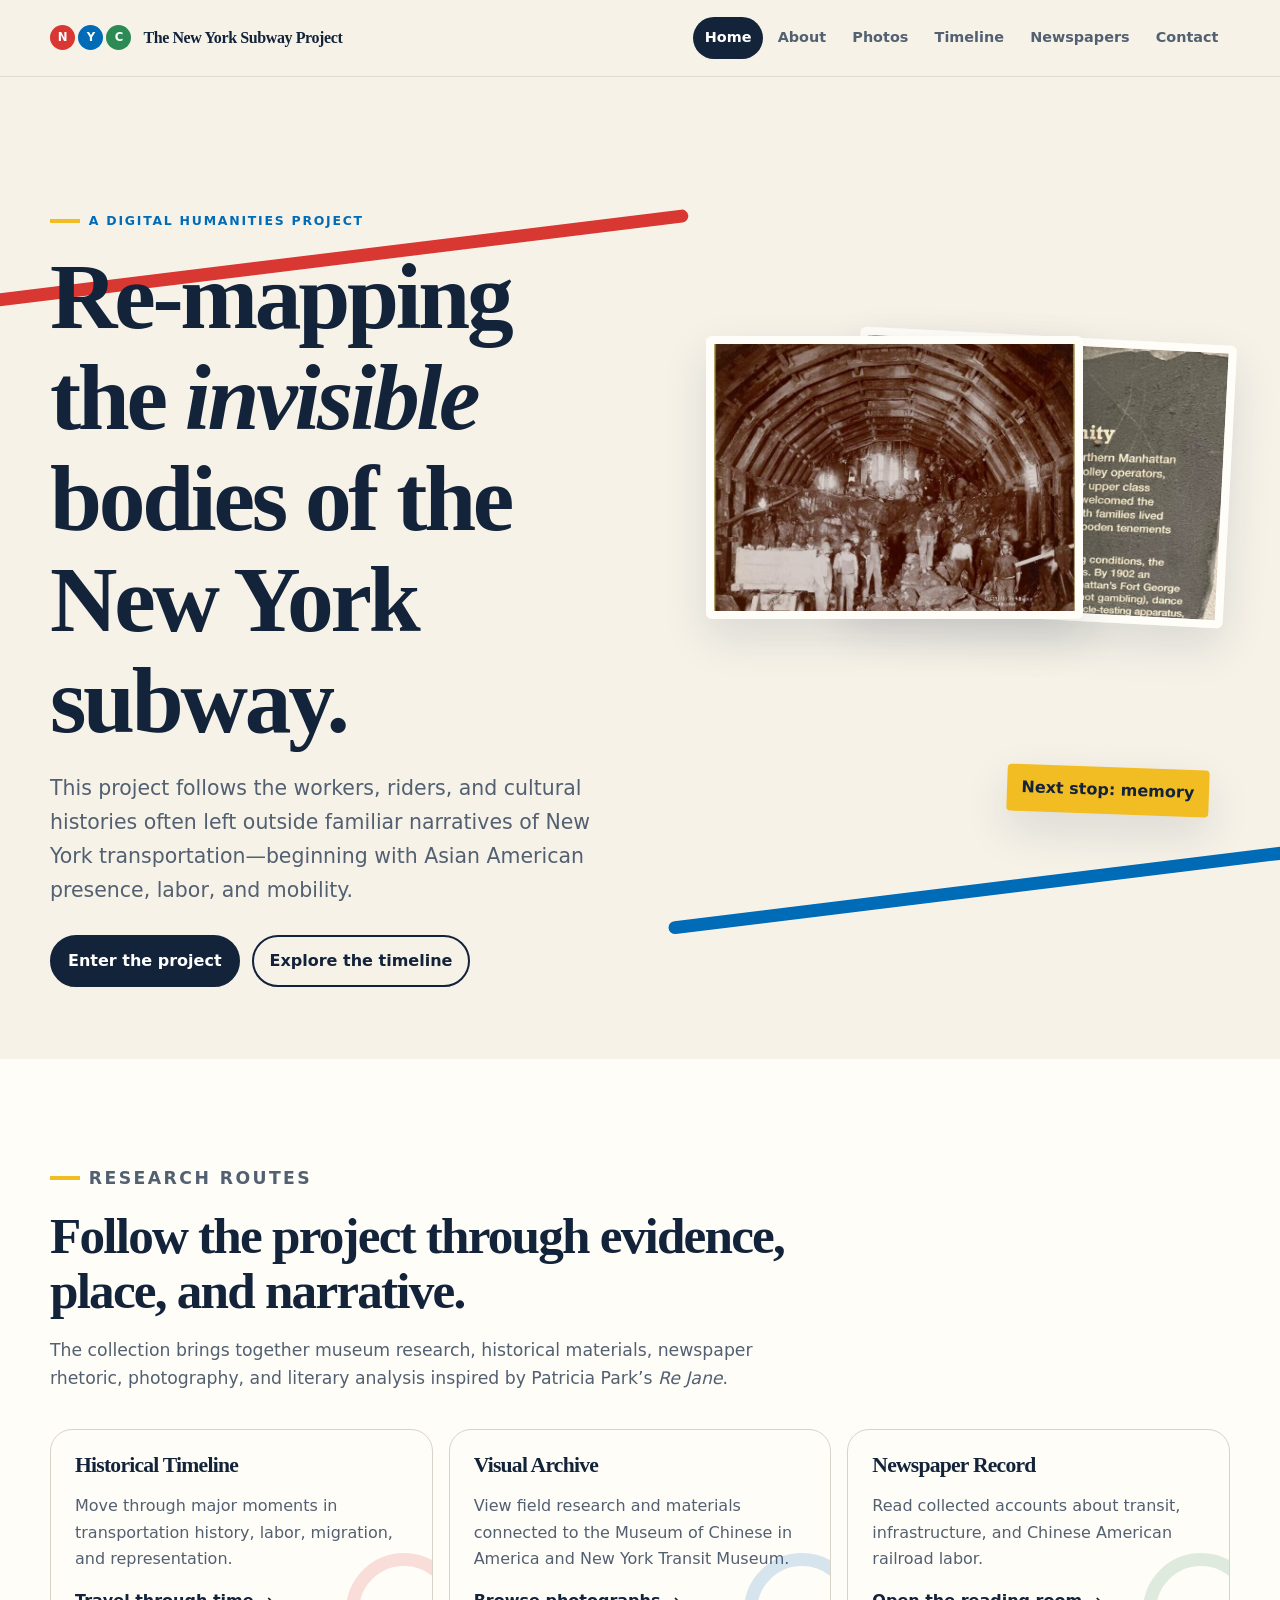
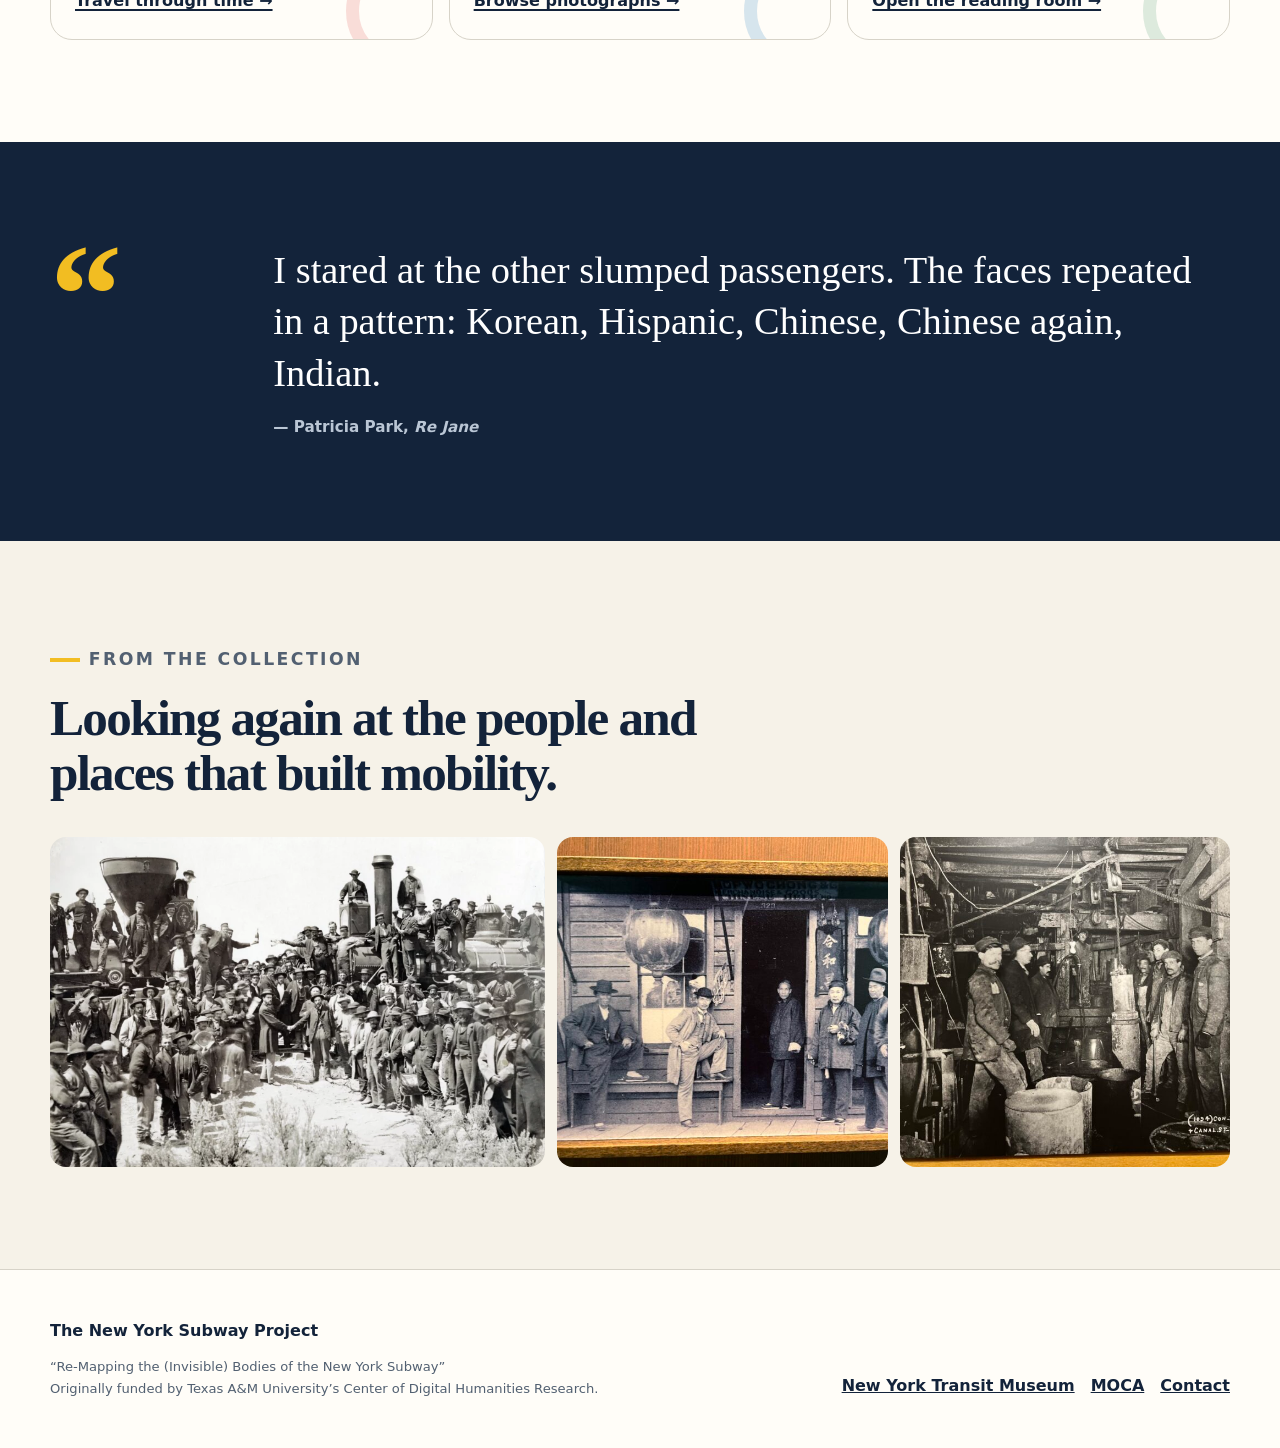
<file: index.html>
<!doctype html>
<html lang="en">
<head>
  <meta charset="utf-8">
  <meta name="viewport" content="width=device-width, initial-scale=1">
  <meta name="description" content="A digital humanities project tracing the overlooked labor, migration, and cultural memory surrounding the New York subway.">
  <title>The New York Subway Project</title>
  <link rel="icon" href="assets/images/favicon.svg" type="image/svg+xml">
  <link rel="stylesheet" href="assets/css/styles.css">
  <script src="assets/js/site.js" defer></script>
</head>
<body>
  <a class="skip-link" href="#main">Skip to content</a>
  <header class="site-header">
    <div class="nav-wrap">
      <a class="brand" href="index.html" aria-label="The New York Subway Project home">
        <span class="route-markers" aria-hidden="true"><span class="route-dot">N</span><span class="route-dot">Y</span><span class="route-dot">C</span></span>
        <span class="brand-text">The New York Subway Project</span>
      </a>
      <button class="nav-toggle" type="button" aria-expanded="false" aria-controls="site-nav">Menu</button>
      <nav class="site-nav" id="site-nav" aria-label="Primary navigation">
        <a href="index.html" aria-current="page">Home</a><a href="about.html">About</a><a href="photos.html">Photos</a><a href="timeline.html">Timeline</a><a href="newspapers.html">Newspapers</a><a href="contact.html">Contact</a>
      </nav>
    </div>
  </header>

  <main id="main">
    <section class="hero">
      <div class="container hero-grid">
        <div>
          <p class="eyebrow">A digital humanities project</p>
          <h1>Re-mapping the <em>invisible</em> bodies of the New York subway.</h1>
          <p class="lead">This project follows the workers, riders, and cultural histories often left outside familiar narratives of New York transportation—beginning with Asian American presence, labor, and mobility.</p>
          <div class="hero-actions">
            <a class="button" href="about.html">Enter the project</a>
            <a class="button alt" href="timeline.html">Explore the timeline</a>
          </div>
        </div>
        <div class="hero-collage" aria-label="Research photographs from the New York Subway Project">
          <img src="assets/images/IMG_0622-1-scaled-800x600.jpg" alt="Interior view from the New York Subway Project field research">
          <img src="assets/images/nypldigitalcollectionsa44288b4-9be0-b31f-e040-e00a18060314001w-760x570.jpeg" alt="Archival photograph of early New York subway construction">
          <span class="station-label">Next stop: memory</span>
        </div>
      </div>
    </section>

    <section class="section white">
      <div class="container">
        <div class="section-head">
          <p class="eyebrow">Research routes</p>
          <h2>Follow the project through evidence, place, and narrative.</h2>
          <p>The collection brings together museum research, historical materials, newspaper rhetoric, photography, and literary analysis inspired by Patricia Park’s <em>Re Jane</em>.</p>
        </div>
        <div class="grid-3">
          <article class="card" style="--card-accent: var(--red)"><h3>Historical Timeline</h3><p>Move through major moments in transportation history, labor, migration, and representation.</p><a class="card-link" href="timeline.html">Travel through time →</a></article>
          <article class="card" style="--card-accent: var(--blue)"><h3>Visual Archive</h3><p>View field research and materials connected to the Museum of Chinese in America and New York Transit Museum.</p><a class="card-link" href="photos.html">Browse photographs →</a></article>
          <article class="card" style="--card-accent: var(--green)"><h3>Newspaper Record</h3><p>Read collected accounts about transit, infrastructure, and Chinese American railroad labor.</p><a class="card-link" href="newspapers.html">Open the reading room →</a></article>
        </div>
      </div>
    </section>

    <section class="section dark">
      <div class="container quote-band">
        <div class="quote-mark" aria-hidden="true">“</div>
        <blockquote>
          I stared at the other slumped passengers. The faces repeated in a pattern: Korean, Hispanic, Chinese, Chinese again, Indian.
          <cite>— Patricia Park, <em>Re Jane</em></cite>
        </blockquote>
      </div>
    </section>

    <section class="section">
      <div class="container">
        <div class="section-head"><p class="eyebrow">From the collection</p><h2>Looking again at the people and places that built mobility.</h2></div>
        <div class="image-strip">
          <img src="assets/images/east_west_shaking_hands_by_russell-800x600.webp" alt="Golden Spike ceremony at Promontory Summit, with Chinese American laborers absent from the image">
          <img src="assets/images/IMG_0294-scaled-800x600.jpg" alt="Museum material documented during project research">
          <img src="assets/images/IMG_0680-scaled-800x600.jpg" alt="Transit-related material documented during project research">
        </div>
      </div>
    </section>
  </main>

  <footer class="site-footer"><div class="container footer-grid"><div><strong>The New York Subway Project</strong><p class="fine-print">“Re-Mapping the (Invisible) Bodies of the New York Subway”<br>Originally funded by Texas A&amp;M University’s Center of Digital Humanities Research.</p></div><div class="footer-links"><a href="https://www.nytransitmuseum.org/">New York Transit Museum</a><a href="https://www.mocanyc.org/">MOCA</a><a href="contact.html">Contact</a></div></div></footer>
</body>
</html>
</file>
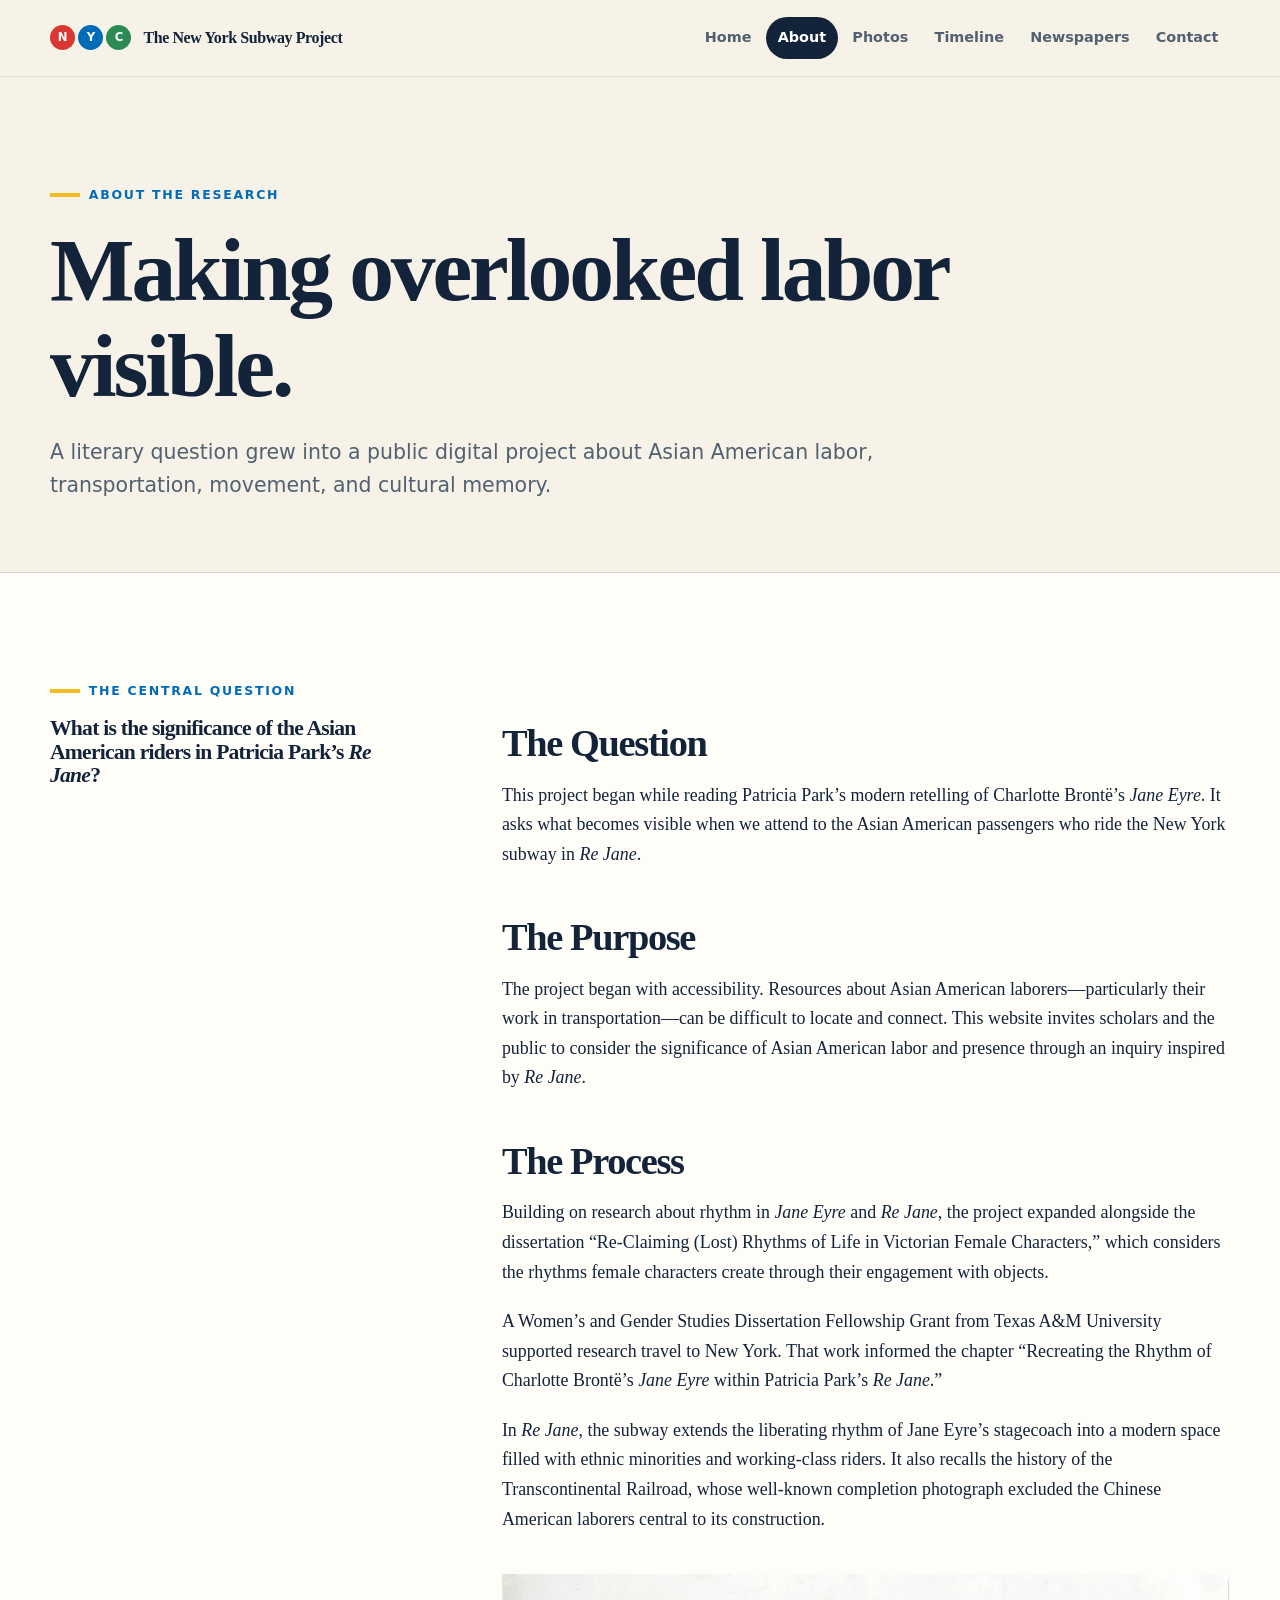
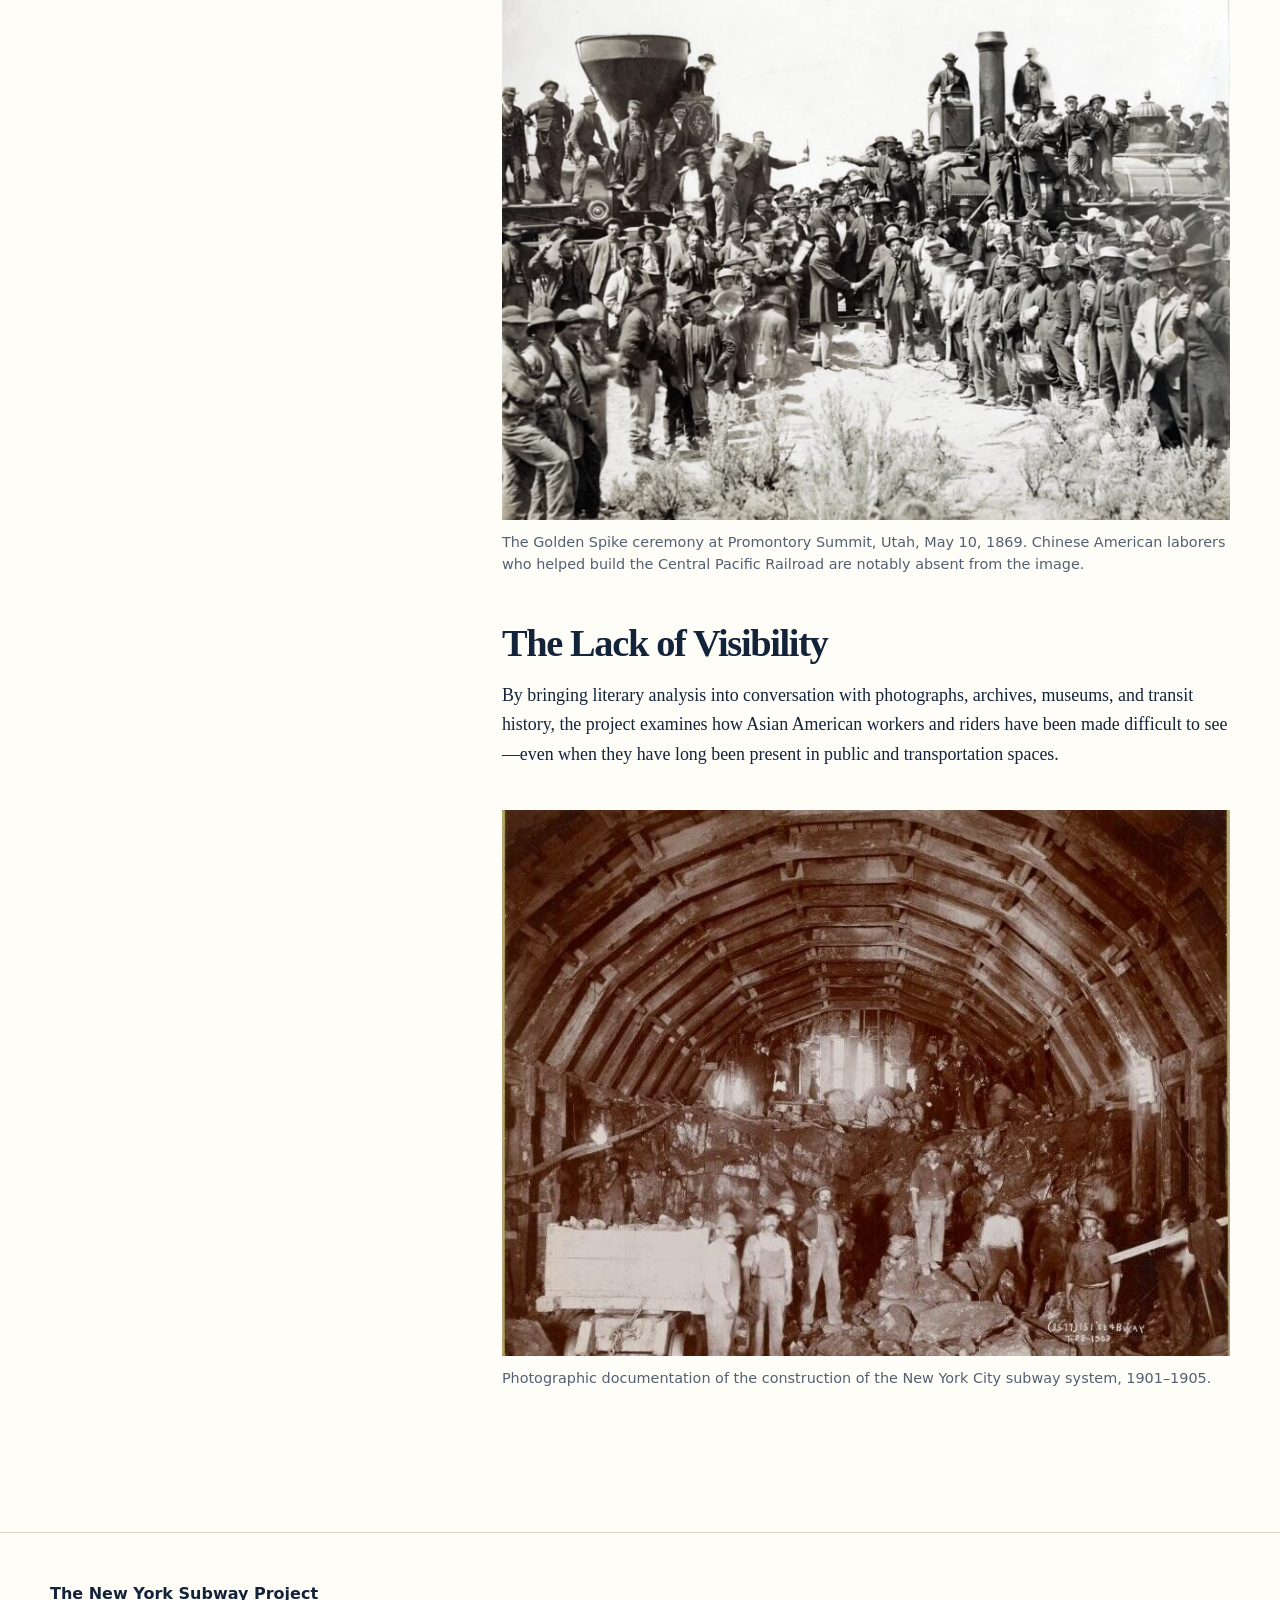
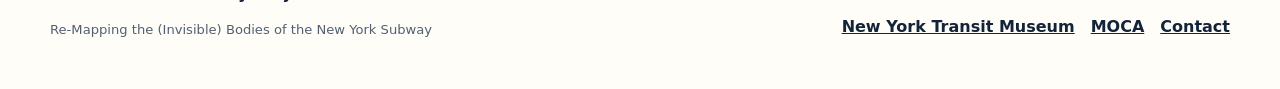
<file: about.html>
<!doctype html><html lang="en"><head><meta charset="utf-8"><meta name="viewport" content="width=device-width, initial-scale=1"><meta name="description" content="The question, purpose, and research process behind The New York Subway Project."><title>About | The New York Subway Project</title><link rel="icon" href="assets/images/favicon.svg" type="image/svg+xml"><link rel="stylesheet" href="assets/css/styles.css"><script src="assets/js/site.js" defer></script></head>
<body><a class="skip-link" href="#main">Skip to content</a><header class="site-header"><div class="nav-wrap"><a class="brand" href="index.html"><span class="route-markers" aria-hidden="true"><span class="route-dot">N</span><span class="route-dot">Y</span><span class="route-dot">C</span></span><span class="brand-text">The New York Subway Project</span></a><button class="nav-toggle" type="button" aria-expanded="false" aria-controls="site-nav">Menu</button><nav class="site-nav" id="site-nav" aria-label="Primary navigation"><a href="index.html">Home</a><a href="about.html" aria-current="page">About</a><a href="photos.html">Photos</a><a href="timeline.html">Timeline</a><a href="newspapers.html">Newspapers</a><a href="contact.html">Contact</a></nav></div></header>
<main id="main"><header class="page-hero"><div class="container"><p class="eyebrow">About the research</p><h1>Making overlooked labor visible.</h1><p class="lead">A literary question grew into a public digital project about Asian American labor, transportation, movement, and cultural memory.</p></div></header>
<section class="section white"><div class="container content-grid"><aside class="side-note"><p class="eyebrow">The central question</p><h3>What is the significance of the Asian American riders in Patricia Park’s <em>Re Jane</em>?</h3></aside><article class="prose">
<h2>The Question</h2><p>This project began while reading Patricia Park’s modern retelling of Charlotte Brontë’s <em>Jane Eyre</em>. It asks what becomes visible when we attend to the Asian American passengers who ride the New York subway in <em>Re Jane</em>.</p>
<h2>The Purpose</h2><p>The project began with accessibility. Resources about Asian American laborers—particularly their work in transportation—can be difficult to locate and connect. This website invites scholars and the public to consider the significance of Asian American labor and presence through an inquiry inspired by <em>Re Jane</em>.</p>
<h2>The Process</h2><p>Building on research about rhythm in <em>Jane Eyre</em> and <em>Re Jane</em>, the project expanded alongside the dissertation “Re-Claiming (Lost) Rhythms of Life in Victorian Female Characters,” which considers the rhythms female characters create through their engagement with objects.</p>
<p>A Women’s and Gender Studies Dissertation Fellowship Grant from Texas A&amp;M University supported research travel to New York. That work informed the chapter “Recreating the Rhythm of Charlotte Brontë’s <em>Jane Eyre</em> within Patricia Park’s <em>Re Jane</em>.”</p>
<p>In <em>Re Jane</em>, the subway extends the liberating rhythm of Jane Eyre’s stagecoach into a modern space filled with ethnic minorities and working-class riders. It also recalls the history of the Transcontinental Railroad, whose well-known completion photograph excluded the Chinese American laborers central to its construction.</p>
<figure><img src="assets/images/east_west_shaking_hands_by_russell-800x600.webp" alt="Golden Spike ceremony at Promontory Summit in 1869"><figcaption>The Golden Spike ceremony at Promontory Summit, Utah, May 10, 1869. Chinese American laborers who helped build the Central Pacific Railroad are notably absent from the image.</figcaption></figure>
<h2>The Lack of Visibility</h2><p>By bringing literary analysis into conversation with photographs, archives, museums, and transit history, the project examines how Asian American workers and riders have been made difficult to see—even when they have long been present in public and transportation spaces.</p>
<figure><img src="assets/images/nypldigitalcollectionsa44288b4-9be0-b31f-e040-e00a18060314001w-760x570.jpeg" alt="Historical view of New York City subway construction"><figcaption>Photographic documentation of the construction of the New York City subway system, 1901–1905.</figcaption></figure>
</article></div></section></main>
<footer class="site-footer"><div class="container footer-grid"><div><strong>The New York Subway Project</strong><p class="fine-print">Re-Mapping the (Invisible) Bodies of the New York Subway</p></div><div class="footer-links"><a href="https://www.nytransitmuseum.org/">New York Transit Museum</a><a href="https://www.mocanyc.org/">MOCA</a><a href="contact.html">Contact</a></div></div></footer></body></html>
</file>
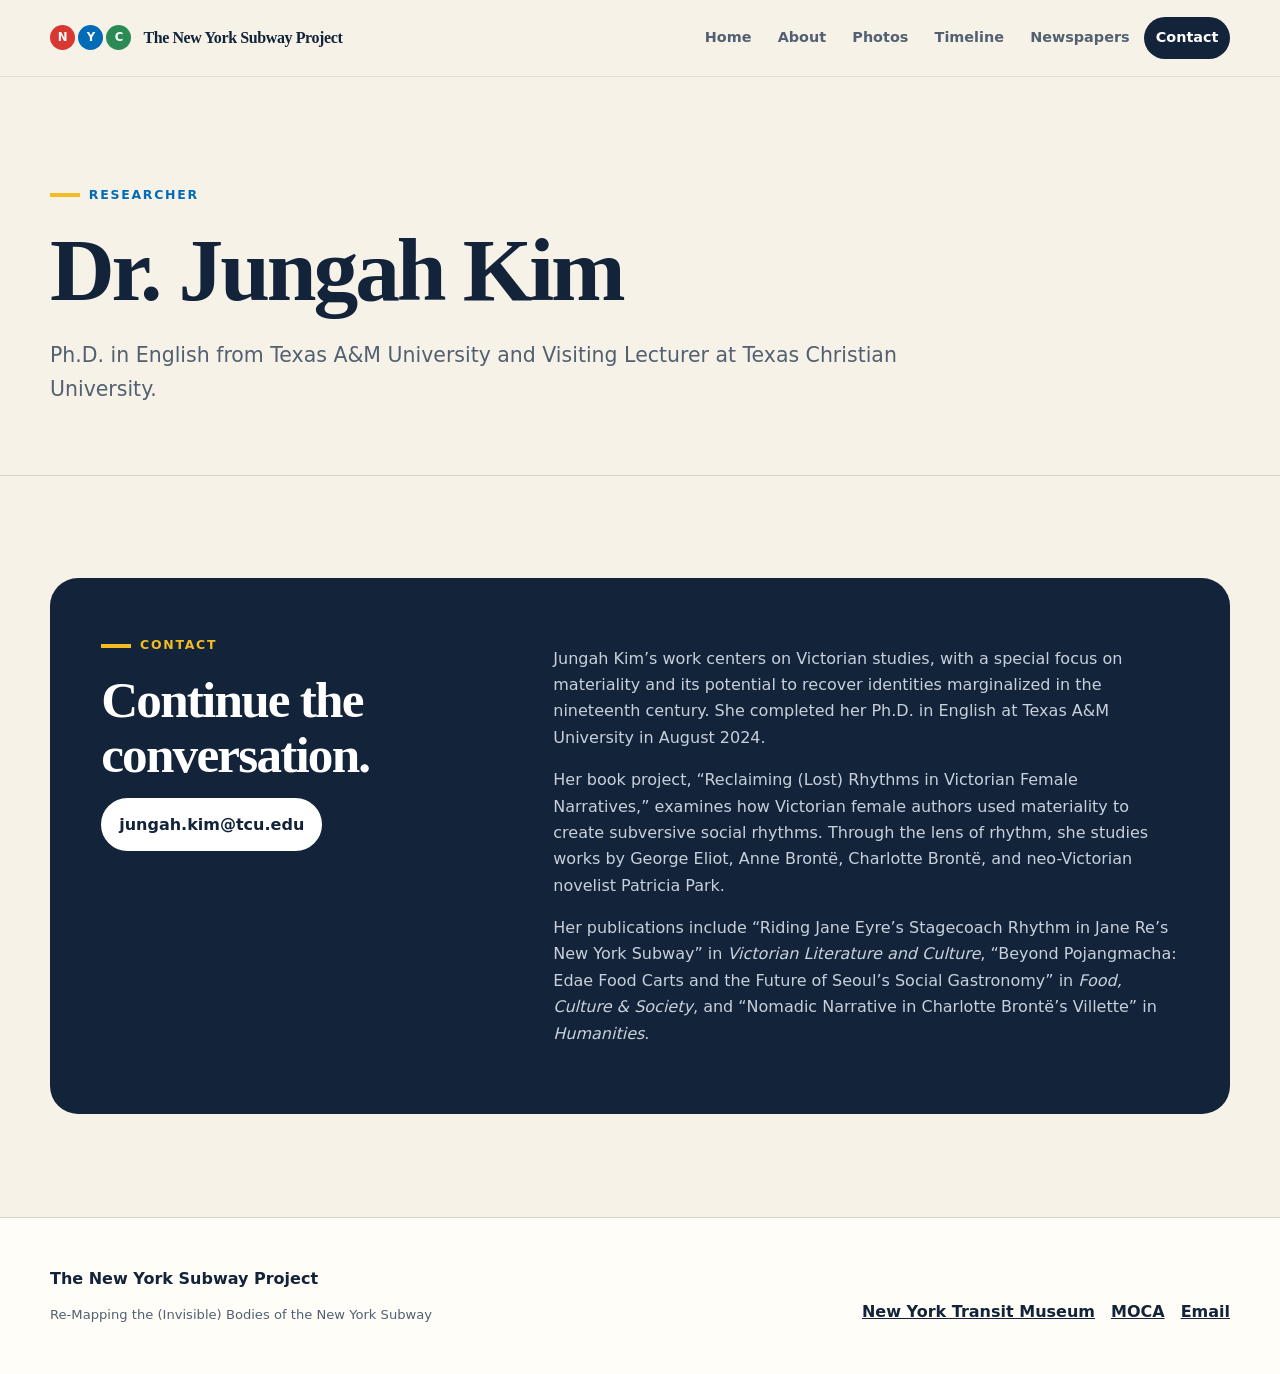
<file: contact.html>
<!doctype html><html lang="en"><head><meta charset="utf-8"><meta name="viewport" content="width=device-width, initial-scale=1"><meta name="description" content="About Dr. Jungah Kim and contact information for The New York Subway Project."><title>Contact | The New York Subway Project</title><link rel="icon" href="assets/images/favicon.svg" type="image/svg+xml"><link rel="stylesheet" href="assets/css/styles.css"><script src="assets/js/site.js" defer></script></head>
<body><a class="skip-link" href="#main">Skip to content</a><header class="site-header"><div class="nav-wrap"><a class="brand" href="index.html"><span class="route-markers" aria-hidden="true"><span class="route-dot">N</span><span class="route-dot">Y</span><span class="route-dot">C</span></span><span class="brand-text">The New York Subway Project</span></a><button class="nav-toggle" type="button" aria-expanded="false" aria-controls="site-nav">Menu</button><nav class="site-nav" id="site-nav" aria-label="Primary navigation"><a href="index.html">Home</a><a href="about.html">About</a><a href="photos.html">Photos</a><a href="timeline.html">Timeline</a><a href="newspapers.html">Newspapers</a><a href="contact.html" aria-current="page">Contact</a></nav></div></header>
<main id="main"><header class="page-hero"><div class="container"><p class="eyebrow">Researcher</p><h1>Dr. Jungah Kim</h1><p class="lead">Ph.D. in English from Texas A&amp;M University and Visiting Lecturer at Texas Christian University.</p></div></header><section class="section"><div class="container contact-card"><div><p class="eyebrow" style="color:var(--yellow)">Contact</p><h2>Continue the conversation.</h2><a class="button" style="background:white;color:var(--ink);border-color:white" href="mailto:jungah.kim@tcu.edu">jungah.kim@tcu.edu</a></div><div><p>Jungah Kim’s work centers on Victorian studies, with a special focus on materiality and its potential to recover identities marginalized in the nineteenth century. She completed her Ph.D. in English at Texas A&amp;M University in August 2024.</p><p>Her book project, “Reclaiming (Lost) Rhythms in Victorian Female Narratives,” examines how Victorian female authors used materiality to create subversive social rhythms. Through the lens of rhythm, she studies works by George Eliot, Anne Brontë, Charlotte Brontë, and neo-Victorian novelist Patricia Park.</p><p>Her publications include “Riding Jane Eyre’s Stagecoach Rhythm in Jane Re’s New York Subway” in <em>Victorian Literature and Culture</em>, “Beyond Pojangmacha: Edae Food Carts and the Future of Seoul’s Social Gastronomy” in <em>Food, Culture &amp; Society</em>, and “Nomadic Narrative in Charlotte Brontë’s Villette” in <em>Humanities</em>.</p></div></div></section></main><footer class="site-footer"><div class="container footer-grid"><div><strong>The New York Subway Project</strong><p class="fine-print">Re-Mapping the (Invisible) Bodies of the New York Subway</p></div><div class="footer-links"><a href="https://www.nytransitmuseum.org/">New York Transit Museum</a><a href="https://www.mocanyc.org/">MOCA</a><a href="mailto:jungah.kim@tcu.edu">Email</a></div></div></footer></body></html>
</file>
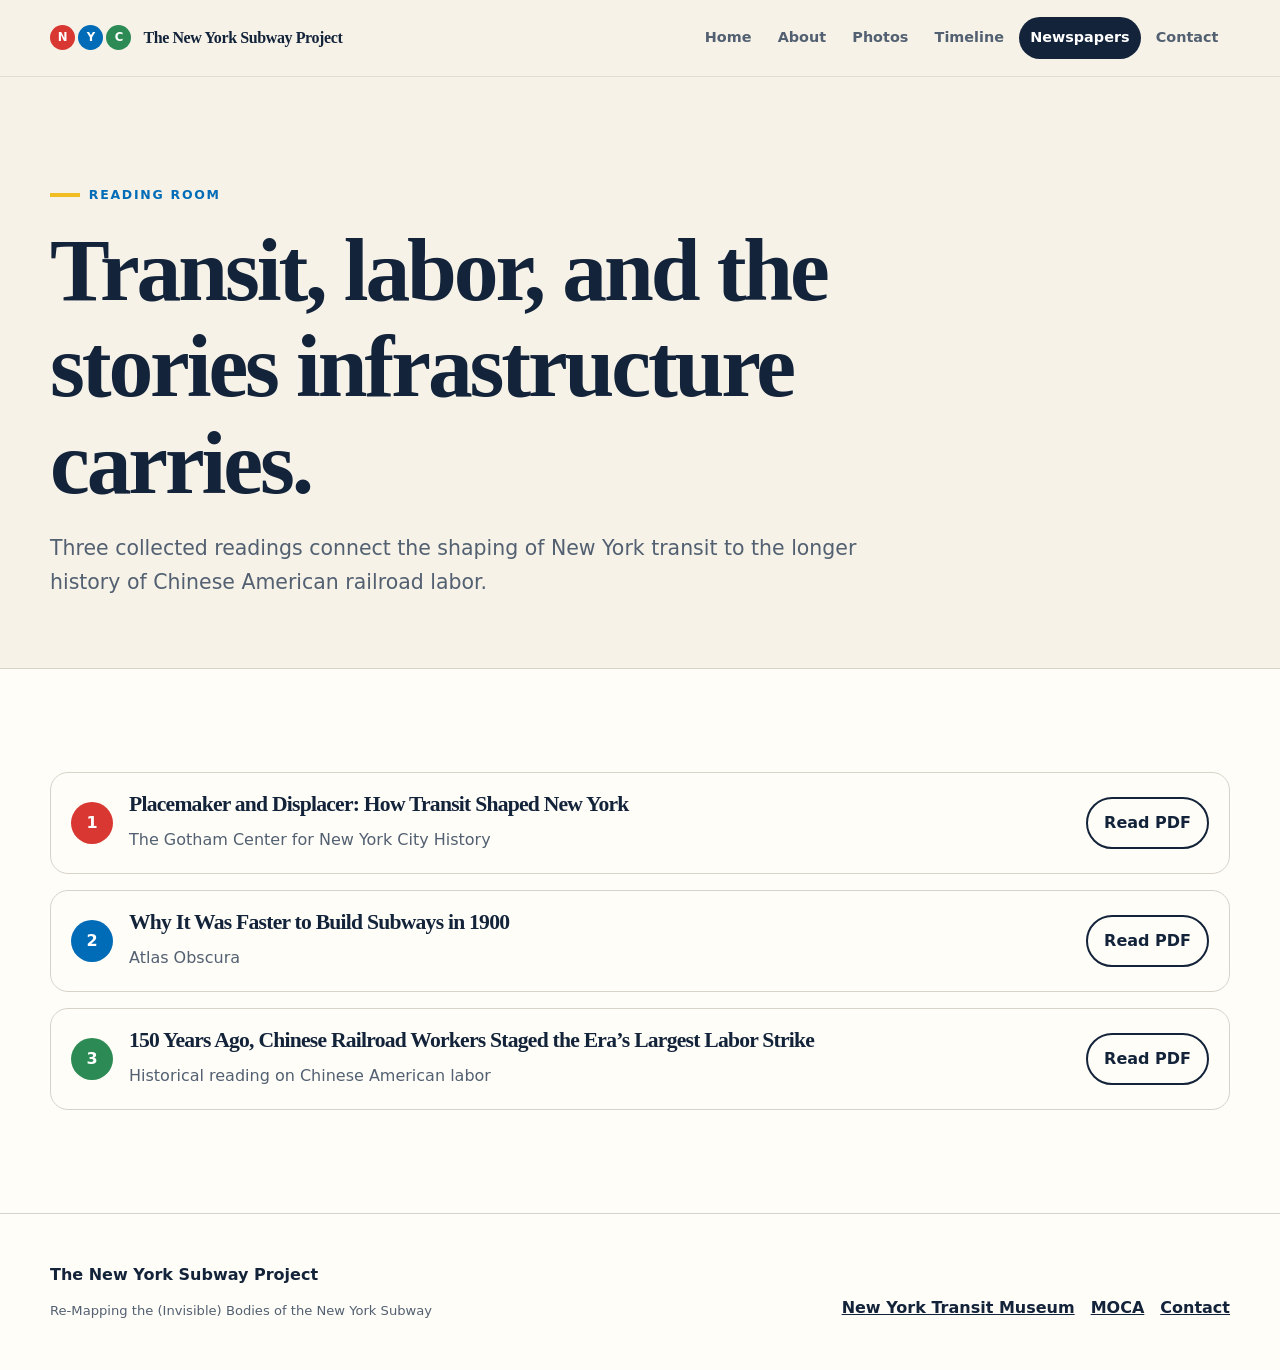
<file: newspapers.html>
<!doctype html><html lang="en"><head><meta charset="utf-8"><meta name="viewport" content="width=device-width, initial-scale=1"><meta name="description" content="Selected readings on New York transit and Chinese American railroad labor."><title>Newspapers | The New York Subway Project</title><link rel="icon" href="assets/images/favicon.svg" type="image/svg+xml"><link rel="stylesheet" href="assets/css/styles.css"><script src="assets/js/site.js" defer></script></head>
<body><a class="skip-link" href="#main">Skip to content</a><header class="site-header"><div class="nav-wrap"><a class="brand" href="index.html"><span class="route-markers" aria-hidden="true"><span class="route-dot">N</span><span class="route-dot">Y</span><span class="route-dot">C</span></span><span class="brand-text">The New York Subway Project</span></a><button class="nav-toggle" type="button" aria-expanded="false" aria-controls="site-nav">Menu</button><nav class="site-nav" id="site-nav" aria-label="Primary navigation"><a href="index.html">Home</a><a href="about.html">About</a><a href="photos.html">Photos</a><a href="timeline.html">Timeline</a><a href="newspapers.html" aria-current="page">Newspapers</a><a href="contact.html">Contact</a></nav></div></header>
<main id="main"><header class="page-hero"><div class="container"><p class="eyebrow">Reading room</p><h1>Transit, labor, and the stories infrastructure carries.</h1><p class="lead">Three collected readings connect the shaping of New York transit to the longer history of Chinese American railroad labor.</p></div></header><section class="section white"><div class="container resource-list">
<article class="resource"><span class="resource-number">1</span><div><h3>Placemaker and Displacer: How Transit Shaped New York</h3><p>The Gotham Center for New York City History</p></div><a class="button alt" href="https://nysubwayproject.com/wp-content/uploads/2024/04/Placemaker-and-Displacer_-How-Transit-Shaped-New-York-%E2%80%94-The-Gotham-Center-for-New-York-City-History.pdf">Read PDF</a></article>
<article class="resource"><span class="resource-number" style="background:var(--blue)">2</span><div><h3>Why It Was Faster to Build Subways in 1900</h3><p>Atlas Obscura</p></div><a class="button alt" href="https://nysubwayproject.com/wp-content/uploads/2024/04/Why-It-Was-Faster-To-Build-Subways-in-1900-Atlas-Obscura.pdf">Read PDF</a></article>
<article class="resource"><span class="resource-number" style="background:var(--green)">3</span><div><h3>150 Years Ago, Chinese Railroad Workers Staged the Era’s Largest Labor Strike</h3><p>Historical reading on Chinese American labor</p></div><a class="button alt" href="https://nysubwayproject.com/wp-content/uploads/2024/04/150-Years-Ago-Chinese-Railroad-Workers-Staged-the-Eras-Largest-Labor-Strike.pdf">Read PDF</a></article>
</div></section></main><footer class="site-footer"><div class="container footer-grid"><div><strong>The New York Subway Project</strong><p class="fine-print">Re-Mapping the (Invisible) Bodies of the New York Subway</p></div><div class="footer-links"><a href="https://www.nytransitmuseum.org/">New York Transit Museum</a><a href="https://www.mocanyc.org/">MOCA</a><a href="contact.html">Contact</a></div></div></footer></body></html>
</file>
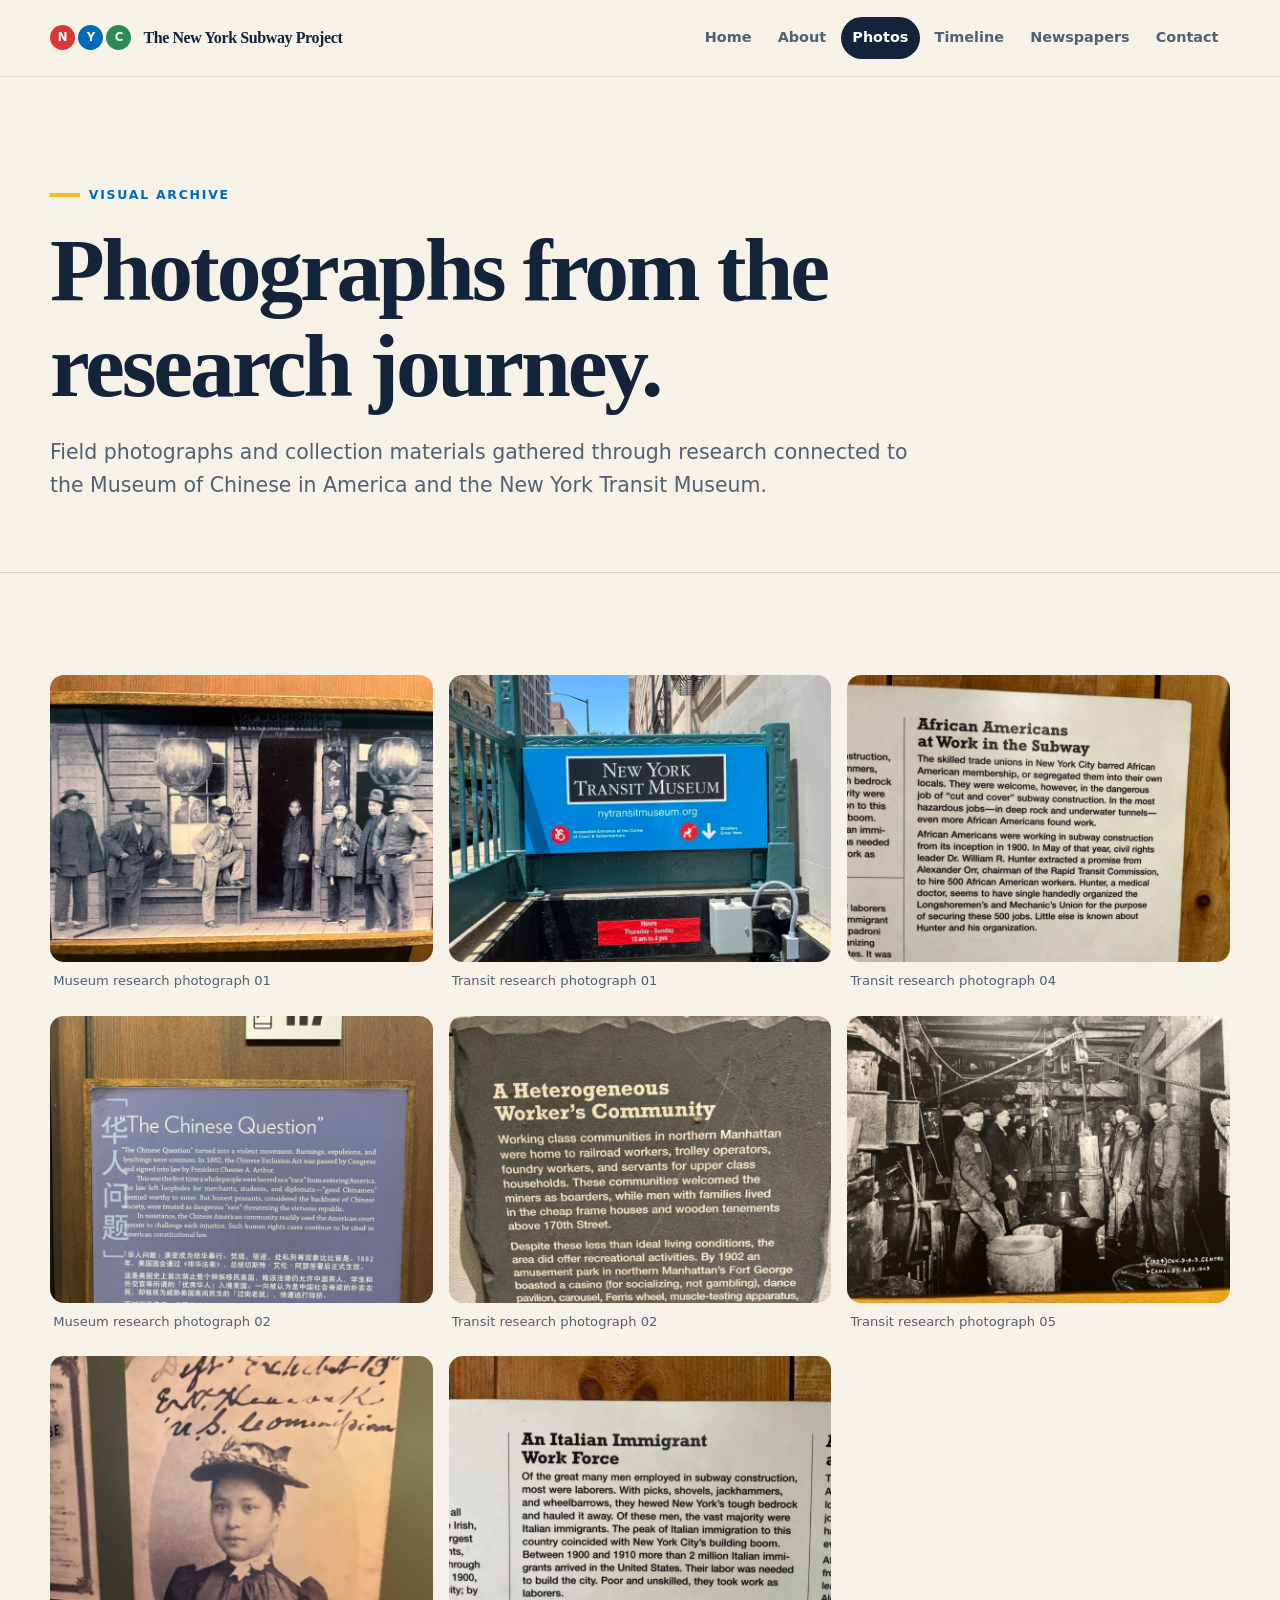
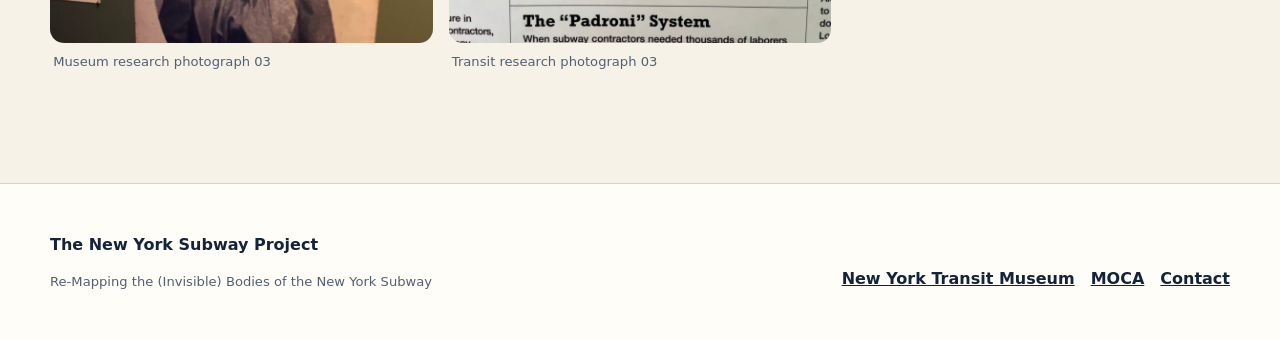
<file: photos.html>
<!doctype html><html lang="en"><head><meta charset="utf-8"><meta name="viewport" content="width=device-width, initial-scale=1"><meta name="description" content="Photographs and field research from The New York Subway Project."><title>Photos | The New York Subway Project</title><link rel="icon" href="assets/images/favicon.svg" type="image/svg+xml"><link rel="stylesheet" href="assets/css/styles.css"><script src="assets/js/site.js" defer></script></head>
<body><a class="skip-link" href="#main">Skip to content</a><header class="site-header"><div class="nav-wrap"><a class="brand" href="index.html"><span class="route-markers" aria-hidden="true"><span class="route-dot">N</span><span class="route-dot">Y</span><span class="route-dot">C</span></span><span class="brand-text">The New York Subway Project</span></a><button class="nav-toggle" type="button" aria-expanded="false" aria-controls="site-nav">Menu</button><nav class="site-nav" id="site-nav" aria-label="Primary navigation"><a href="index.html">Home</a><a href="about.html">About</a><a href="photos.html" aria-current="page">Photos</a><a href="timeline.html">Timeline</a><a href="newspapers.html">Newspapers</a><a href="contact.html">Contact</a></nav></div></header>
<main id="main"><header class="page-hero"><div class="container"><p class="eyebrow">Visual archive</p><h1>Photographs from the research journey.</h1><p class="lead">Field photographs and collection materials gathered through research connected to the Museum of Chinese in America and the New York Transit Museum.</p></div></header><section class="section"><div class="container"><div class="gallery">
<figure><img src="assets/images/IMG_0294-scaled-800x600.jpg" alt="Object and exhibition material documented during museum research" loading="lazy"><figcaption>Museum research photograph 01</figcaption></figure>
<figure><img src="assets/images/IMG_0321-scaled-800x600.jpg" alt="Archival material documented during museum research" loading="lazy"><figcaption>Museum research photograph 02</figcaption></figure>
<figure><img src="assets/images/IMG_0332-2-2-scaled-800x600.jpg" alt="Exhibition display documented during museum research" loading="lazy"><figcaption>Museum research photograph 03</figcaption></figure>
<figure><img src="assets/images/IMG_0607-scaled-800x600.jpg" alt="Transit museum display documented during field research" loading="lazy"><figcaption>Transit research photograph 01</figcaption></figure>
<figure><img src="assets/images/IMG_0622-1-scaled-800x600.jpg" alt="New York transit material documented during field research" loading="lazy"><figcaption>Transit research photograph 02</figcaption></figure>
<figure><img src="assets/images/IMG_0641-scaled-800x600.jpg" alt="Subway history display documented during field research" loading="lazy"><figcaption>Transit research photograph 03</figcaption></figure>
<figure><img src="assets/images/IMG_0642-scaled-800x600.jpg" alt="Historic transit object documented during field research" loading="lazy"><figcaption>Transit research photograph 04</figcaption></figure>
<figure><img src="assets/images/IMG_0680-scaled-800x600.jpg" alt="New York subway collection material documented during field research" loading="lazy"><figcaption>Transit research photograph 05</figcaption></figure>
</div></div></section></main><footer class="site-footer"><div class="container footer-grid"><div><strong>The New York Subway Project</strong><p class="fine-print">Re-Mapping the (Invisible) Bodies of the New York Subway</p></div><div class="footer-links"><a href="https://www.nytransitmuseum.org/">New York Transit Museum</a><a href="https://www.mocanyc.org/">MOCA</a><a href="contact.html">Contact</a></div></div></footer></body></html>
</file>
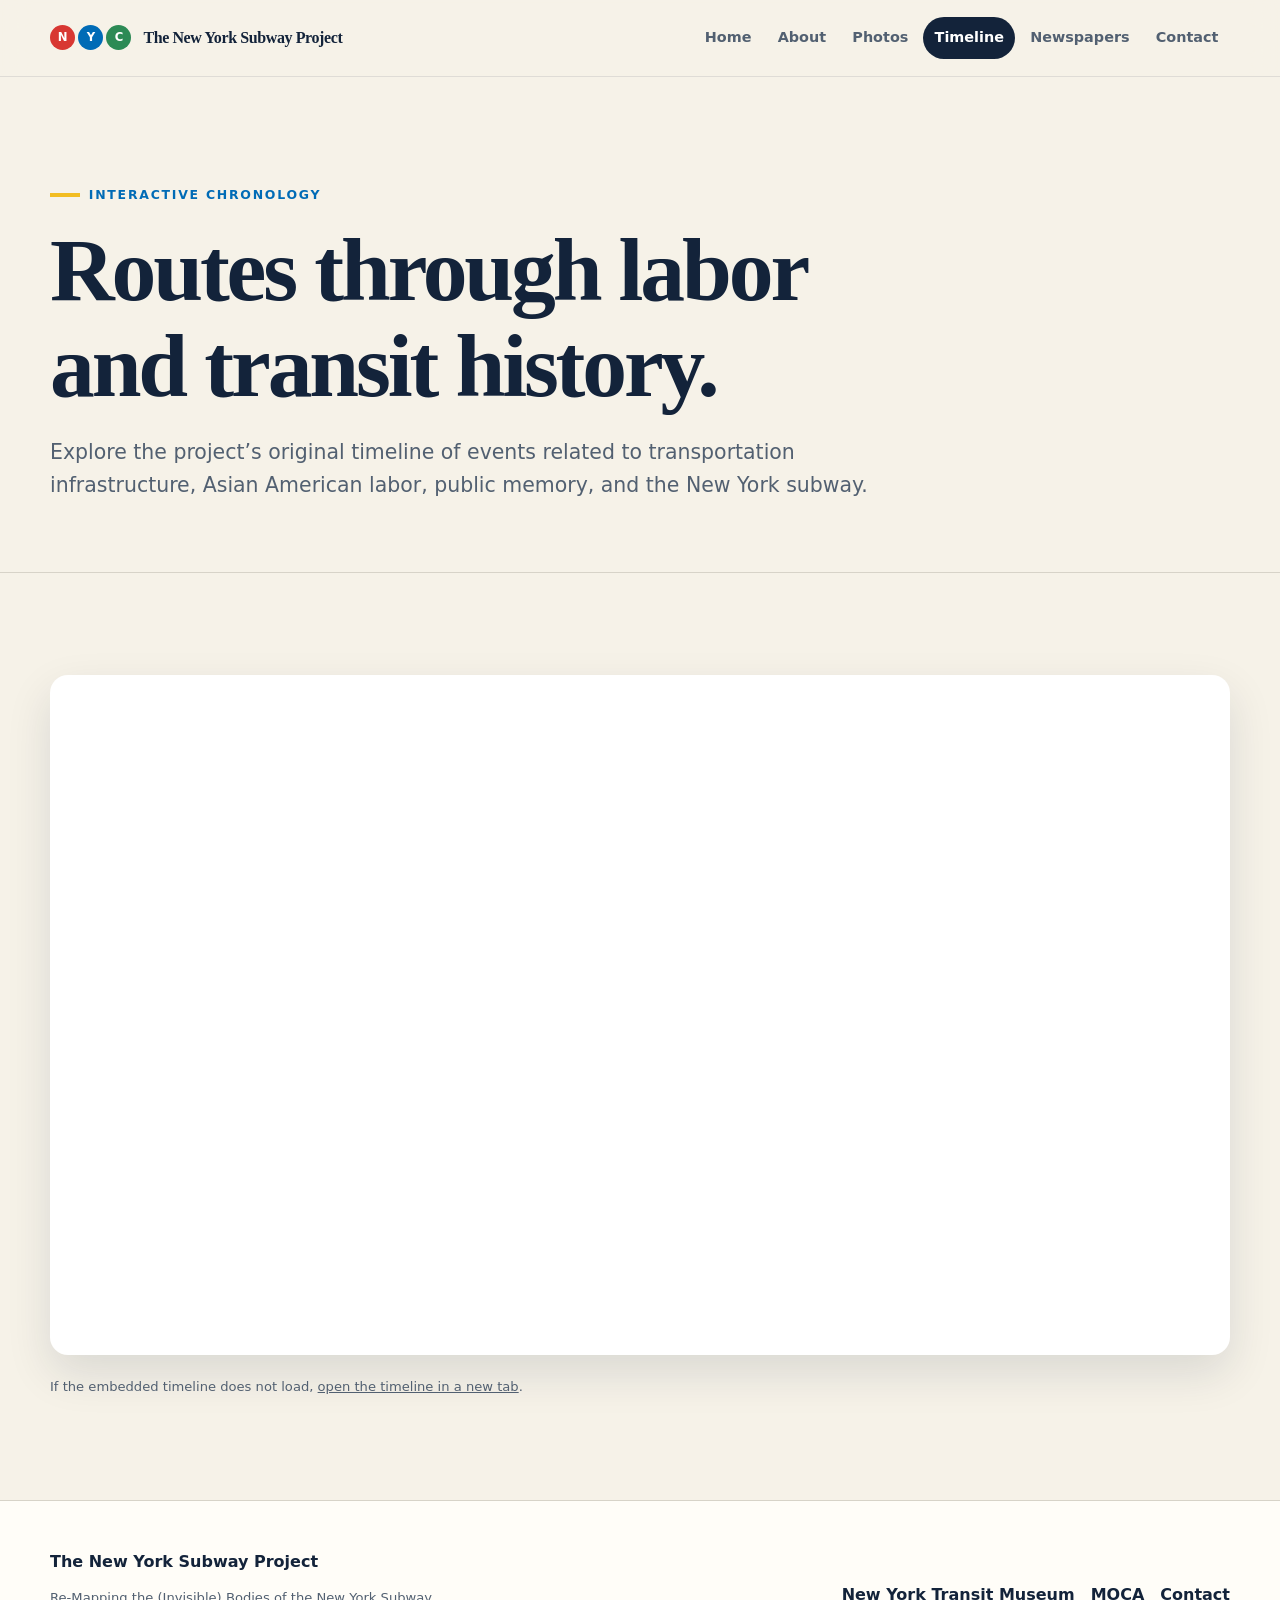
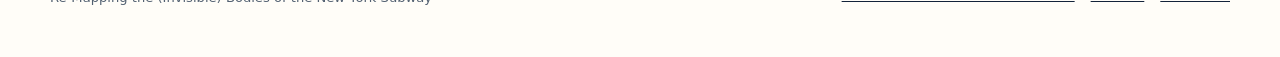
<file: timeline.html>
<!doctype html><html lang="en"><head><meta charset="utf-8"><meta name="viewport" content="width=device-width, initial-scale=1"><meta name="description" content="An interactive timeline of transportation, labor, and representation."><title>Timeline | The New York Subway Project</title><link rel="icon" href="assets/images/favicon.svg" type="image/svg+xml"><link rel="stylesheet" href="assets/css/styles.css"><script src="assets/js/site.js" defer></script></head>
<body><a class="skip-link" href="#main">Skip to content</a><header class="site-header"><div class="nav-wrap"><a class="brand" href="index.html"><span class="route-markers" aria-hidden="true"><span class="route-dot">N</span><span class="route-dot">Y</span><span class="route-dot">C</span></span><span class="brand-text">The New York Subway Project</span></a><button class="nav-toggle" type="button" aria-expanded="false" aria-controls="site-nav">Menu</button><nav class="site-nav" id="site-nav" aria-label="Primary navigation"><a href="index.html">Home</a><a href="about.html">About</a><a href="photos.html">Photos</a><a href="timeline.html" aria-current="page">Timeline</a><a href="newspapers.html">Newspapers</a><a href="contact.html">Contact</a></nav></div></header>
<main id="main"><header class="page-hero"><div class="container"><p class="eyebrow">Interactive chronology</p><h1>Routes through labor and transit history.</h1><p class="lead">Explore the project’s original timeline of events related to transportation infrastructure, Asian American labor, public memory, and the New York subway.</p></div></header><section class="section"><div class="container"><iframe class="timeline-frame" src="https://cdn.knightlab.com/libs/timeline3/latest/embed/index.html?source=1lRGlUwRibfLOxnAxNVrsR3wlWJYy_XBaR9MyON3ffwc&amp;font=Default&amp;lang=en&amp;initial_zoom=2&amp;height=650" title="The New York Subway Project interactive timeline" loading="lazy" allowfullscreen></iframe><p class="fine-print">If the embedded timeline does not load, <a href="https://cdn.knightlab.com/libs/timeline3/latest/embed/index.html?source=1lRGlUwRibfLOxnAxNVrsR3wlWJYy_XBaR9MyON3ffwc&amp;font=Default&amp;lang=en&amp;initial_zoom=2&amp;height=650">open the timeline in a new tab</a>.</p></div></section></main><footer class="site-footer"><div class="container footer-grid"><div><strong>The New York Subway Project</strong><p class="fine-print">Re-Mapping the (Invisible) Bodies of the New York Subway</p></div><div class="footer-links"><a href="https://www.nytransitmuseum.org/">New York Transit Museum</a><a href="https://www.mocanyc.org/">MOCA</a><a href="contact.html">Contact</a></div></div></footer></body></html>
</file>
<file: assets/css/styles.css>
:root {
  --ink: #13233a;
  --muted: #526071;
  --paper: #f6f2e8;
  --white: #fffdf8;
  --line: #d7d3c8;
  --blue: #006bb6;
  --red: #d83732;
  --yellow: #f2bd22;
  --green: #2c8a55;
  --shadow: 0 18px 45px rgba(19, 35, 58, 0.12);
  --radius: 22px;
}

* { box-sizing: border-box; }

html { scroll-behavior: smooth; }

body {
  margin: 0;
  color: var(--ink);
  background: var(--paper);
  font-family: Inter, ui-sans-serif, system-ui, -apple-system, BlinkMacSystemFont, "Segoe UI", sans-serif;
  line-height: 1.65;
}

img { display: block; max-width: 100%; }
a { color: inherit; }

.skip-link {
  position: fixed;
  top: 0.75rem;
  left: 0.75rem;
  z-index: 100;
  padding: 0.65rem 0.9rem;
  transform: translateY(-160%);
  background: var(--ink);
  color: white;
  border-radius: 8px;
}

.skip-link:focus { transform: translateY(0); }

.site-header {
  position: sticky;
  top: 0;
  z-index: 50;
  border-bottom: 1px solid rgba(19, 35, 58, 0.1);
  background: rgba(246, 242, 232, 0.92);
  backdrop-filter: blur(14px);
}

.nav-wrap,
.container {
  width: min(1180px, calc(100% - 2rem));
  margin-inline: auto;
}

.nav-wrap {
  display: flex;
  align-items: center;
  justify-content: space-between;
  min-height: 76px;
  gap: 1.25rem;
}

.brand {
  display: inline-flex;
  align-items: center;
  gap: 0.75rem;
  text-decoration: none;
  font-family: Georgia, "Times New Roman", serif;
  font-weight: 700;
  letter-spacing: -0.025em;
}

.route-markers { display: inline-flex; gap: 0.2rem; }
.route-dot {
  display: grid;
  width: 25px;
  height: 25px;
  place-items: center;
  border-radius: 50%;
  color: white;
  font: 700 0.73rem/1 ui-sans-serif, system-ui;
}
.route-dot:nth-child(1) { background: var(--red); }
.route-dot:nth-child(2) { background: var(--blue); }
.route-dot:nth-child(3) { background: var(--green); }

.nav-toggle {
  display: none;
  border: 1px solid var(--ink);
  border-radius: 999px;
  padding: 0.55rem 0.8rem;
  color: var(--ink);
  background: transparent;
  font: inherit;
  font-weight: 700;
}

.site-nav { display: flex; align-items: center; gap: 0.2rem; }
.site-nav a {
  padding: 0.55rem 0.72rem;
  border-radius: 999px;
  color: var(--muted);
  text-decoration: none;
  font-size: 0.9rem;
  font-weight: 700;
}
.site-nav a:hover,
.site-nav a[aria-current="page"] { background: var(--ink); color: white; }

.hero {
  position: relative;
  overflow: hidden;
  padding: clamp(4.5rem, 10vw, 8rem) 0 4.5rem;
}

.hero::before,
.hero::after {
  position: absolute;
  content: "";
  z-index: -1;
  height: 13px;
  border-radius: 999px;
  transform: rotate(-7deg);
}
.hero::before { top: 18%; left: -4%; width: 58%; background: var(--red); }
.hero::after { right: -7%; bottom: 17%; width: 55%; background: var(--blue); }

.hero-grid {
  display: grid;
  grid-template-columns: 1.05fr 0.95fr;
  align-items: center;
  gap: clamp(2rem, 6vw, 5rem);
}

.eyebrow {
  display: inline-flex;
  align-items: center;
  gap: 0.55rem;
  margin: 0 0 1rem;
  color: var(--blue);
  font-size: 0.78rem;
  font-weight: 850;
  letter-spacing: 0.14em;
  text-transform: uppercase;
}
.eyebrow::before { width: 30px; height: 4px; content: ""; background: var(--yellow); }

h1, h2, h3 {
  margin-top: 0;
  font-family: Georgia, "Times New Roman", serif;
  line-height: 1.08;
  letter-spacing: -0.035em;
}
h1 { margin-bottom: 1.25rem; font-size: clamp(3rem, 7.3vw, 6.8rem); }
h2 { margin-bottom: 1rem; font-size: clamp(2rem, 4vw, 3.8rem); }
h3 { margin-bottom: 0.65rem; font-size: 1.35rem; }

.lead { max-width: 66ch; color: var(--muted); font-size: clamp(1.05rem, 1.7vw, 1.28rem); }
.hero-actions { display: flex; flex-wrap: wrap; gap: 0.75rem; margin-top: 1.7rem; }

.button {
  display: inline-flex;
  align-items: center;
  justify-content: center;
  min-height: 48px;
  padding: 0.7rem 1rem;
  border: 2px solid var(--ink);
  border-radius: 999px;
  background: var(--ink);
  color: white;
  text-decoration: none;
  font-weight: 800;
}
.button.alt { background: transparent; color: var(--ink); }
.button:hover { transform: translateY(-2px); box-shadow: 0 8px 20px rgba(19,35,58,0.15); }

.hero-collage {
  position: relative;
  min-height: 520px;
}
.hero-collage img {
  position: absolute;
  width: 72%;
  aspect-ratio: 4 / 3;
  border: 8px solid var(--white);
  border-radius: 6px;
  object-fit: cover;
  box-shadow: var(--shadow);
}
.hero-collage img:first-child { top: 0; right: 0; transform: rotate(3deg); }
.hero-collage img:last-child { bottom: 0; left: 0; transform: rotate(-4deg); }
.station-label {
  position: absolute;
  right: 4%;
  bottom: 8%;
  padding: 0.65rem 0.9rem;
  border-radius: 4px;
  background: var(--yellow);
  box-shadow: var(--shadow);
  font-weight: 900;
  transform: rotate(2deg);
}

.section { padding: clamp(4rem, 8vw, 7rem) 0; }
.section.white { background: var(--white); }
.section.dark { background: var(--ink); color: white; }
.section-head { max-width: 760px; margin-bottom: 2.25rem; }
.section-head p { color: var(--muted); font-size: 1.08rem; }
.dark .section-head p { color: #c7d0dc; }

.grid-3 { display: grid; grid-template-columns: repeat(3, 1fr); gap: 1rem; }
.card {
  position: relative;
  padding: 1.5rem;
  overflow: hidden;
  border: 1px solid var(--line);
  border-radius: var(--radius);
  background: var(--white);
}
.card::after {
  position: absolute;
  right: -30px;
  bottom: -30px;
  width: 90px;
  height: 90px;
  border: 13px solid var(--card-accent, var(--blue));
  border-radius: 50%;
  content: "";
  opacity: 0.16;
}
.card p { color: var(--muted); }
.card-link { font-weight: 850; text-decoration-thickness: 2px; text-underline-offset: 3px; }

.quote-band { display: grid; grid-template-columns: 0.2fr 1fr; gap: 2rem; align-items: start; }
.quote-mark { color: var(--yellow); font: 700 9rem/0.7 Georgia, serif; }
blockquote { margin: 0; font: 400 clamp(1.45rem, 3vw, 2.4rem)/1.35 Georgia, serif; }
blockquote cite { display: block; margin-top: 1rem; color: #bac6d5; font: 700 0.95rem/1.5 ui-sans-serif, system-ui; }

.image-strip { display: grid; grid-template-columns: 1.2fr 0.8fr 0.8fr; gap: 0.75rem; }
.image-strip img { width: 100%; height: 330px; border-radius: 16px; object-fit: cover; }

.page-hero { padding: clamp(4rem, 8vw, 7rem) 0 3rem; border-bottom: 1px solid var(--line); }
.page-hero h1 { max-width: 900px; font-size: clamp(3rem, 7vw, 6rem); }
.content-grid { display: grid; grid-template-columns: 0.34fr 0.66fr; gap: clamp(2rem, 6vw, 5rem); }
.side-note { position: sticky; top: 110px; align-self: start; }
.prose { max-width: 780px; font-family: Georgia, "Times New Roman", serif; font-size: 1.12rem; }
.prose h2 { margin-top: 3rem; font-size: clamp(1.8rem, 3vw, 2.7rem); }
.prose p { margin: 0 0 1.25rem; }
.prose figure { margin: 2.5rem 0; }
.prose figcaption { margin-top: 0.75rem; color: var(--muted); font: 0.9rem/1.5 ui-sans-serif, system-ui; }

.gallery { columns: 3 260px; column-gap: 1rem; }
.gallery figure { margin: 0 0 1rem; break-inside: avoid; }
.gallery img { width: 100%; border-radius: 14px; background: #e9e4d8; }
.gallery figcaption { padding: 0.5rem 0.2rem; color: var(--muted); font-size: 0.82rem; }

.timeline-frame {
  width: 100%;
  min-height: 680px;
  border: 0;
  border-radius: 18px;
  background: white;
  box-shadow: var(--shadow);
}

.resource-list { display: grid; gap: 1rem; }
.resource {
  display: grid;
  grid-template-columns: auto 1fr auto;
  align-items: center;
  gap: 1rem;
  padding: 1.25rem;
  border: 1px solid var(--line);
  border-radius: 18px;
  background: var(--white);
}
.resource-number {
  display: grid;
  width: 42px;
  height: 42px;
  place-items: center;
  border-radius: 50%;
  background: var(--red);
  color: white;
  font-weight: 900;
}
.resource p { margin: 0.3rem 0 0; color: var(--muted); }

.contact-card {
  display: grid;
  grid-template-columns: 0.75fr 1.25fr;
  gap: clamp(2rem, 6vw, 5rem);
  padding: clamp(1.5rem, 4vw, 3.5rem);
  border-radius: 28px;
  background: var(--ink);
  color: white;
}
.contact-card p { color: #c7d0dc; }

.site-footer { padding: 3rem 0; border-top: 1px solid var(--line); background: var(--white); }
.footer-grid { display: grid; grid-template-columns: 1fr auto; gap: 2rem; align-items: end; }
.footer-links { display: flex; flex-wrap: wrap; gap: 1rem; }
.footer-links a { font-weight: 750; }
.fine-print { margin: 0.75rem 0 0; color: var(--muted); font-size: 0.82rem; }

@media (max-width: 900px) {
  .hero-grid, .content-grid, .contact-card { grid-template-columns: 1fr; }
  .hero-collage { min-height: 420px; }
  .grid-3 { grid-template-columns: 1fr; }
  .side-note { position: static; }
  .image-strip { grid-template-columns: 1fr 1fr; }
  .image-strip img:first-child { grid-column: 1 / -1; }
}

@media (max-width: 1050px) {
  .nav-toggle { display: inline-flex; }
  .site-nav {
    position: absolute;
    top: calc(100% + 1px);
    left: 0;
    right: 0;
    display: none;
    flex-direction: column;
    align-items: stretch;
    padding: 1rem;
    background: var(--paper);
    border-bottom: 1px solid var(--line);
  }
  .site-nav.open { display: flex; }
  .site-nav a { text-align: center; }
}

@media (max-width: 760px) {
  .brand-text { font-size: 0.9rem; }
  .hero-collage { min-height: 330px; }
  .hero-collage img { width: 78%; border-width: 5px; }
  .quote-band { grid-template-columns: 1fr; gap: 0; }
  .quote-mark { font-size: 6rem; }
  .image-strip { grid-template-columns: 1fr; }
  .image-strip img:first-child { grid-column: auto; }
  .resource { grid-template-columns: auto 1fr; }
  .resource .button { grid-column: 1 / -1; }
  .footer-grid { grid-template-columns: 1fr; }
}

@media (prefers-reduced-motion: reduce) {
  *, *::before, *::after { scroll-behavior: auto !important; transition: none !important; }
}
</file>
